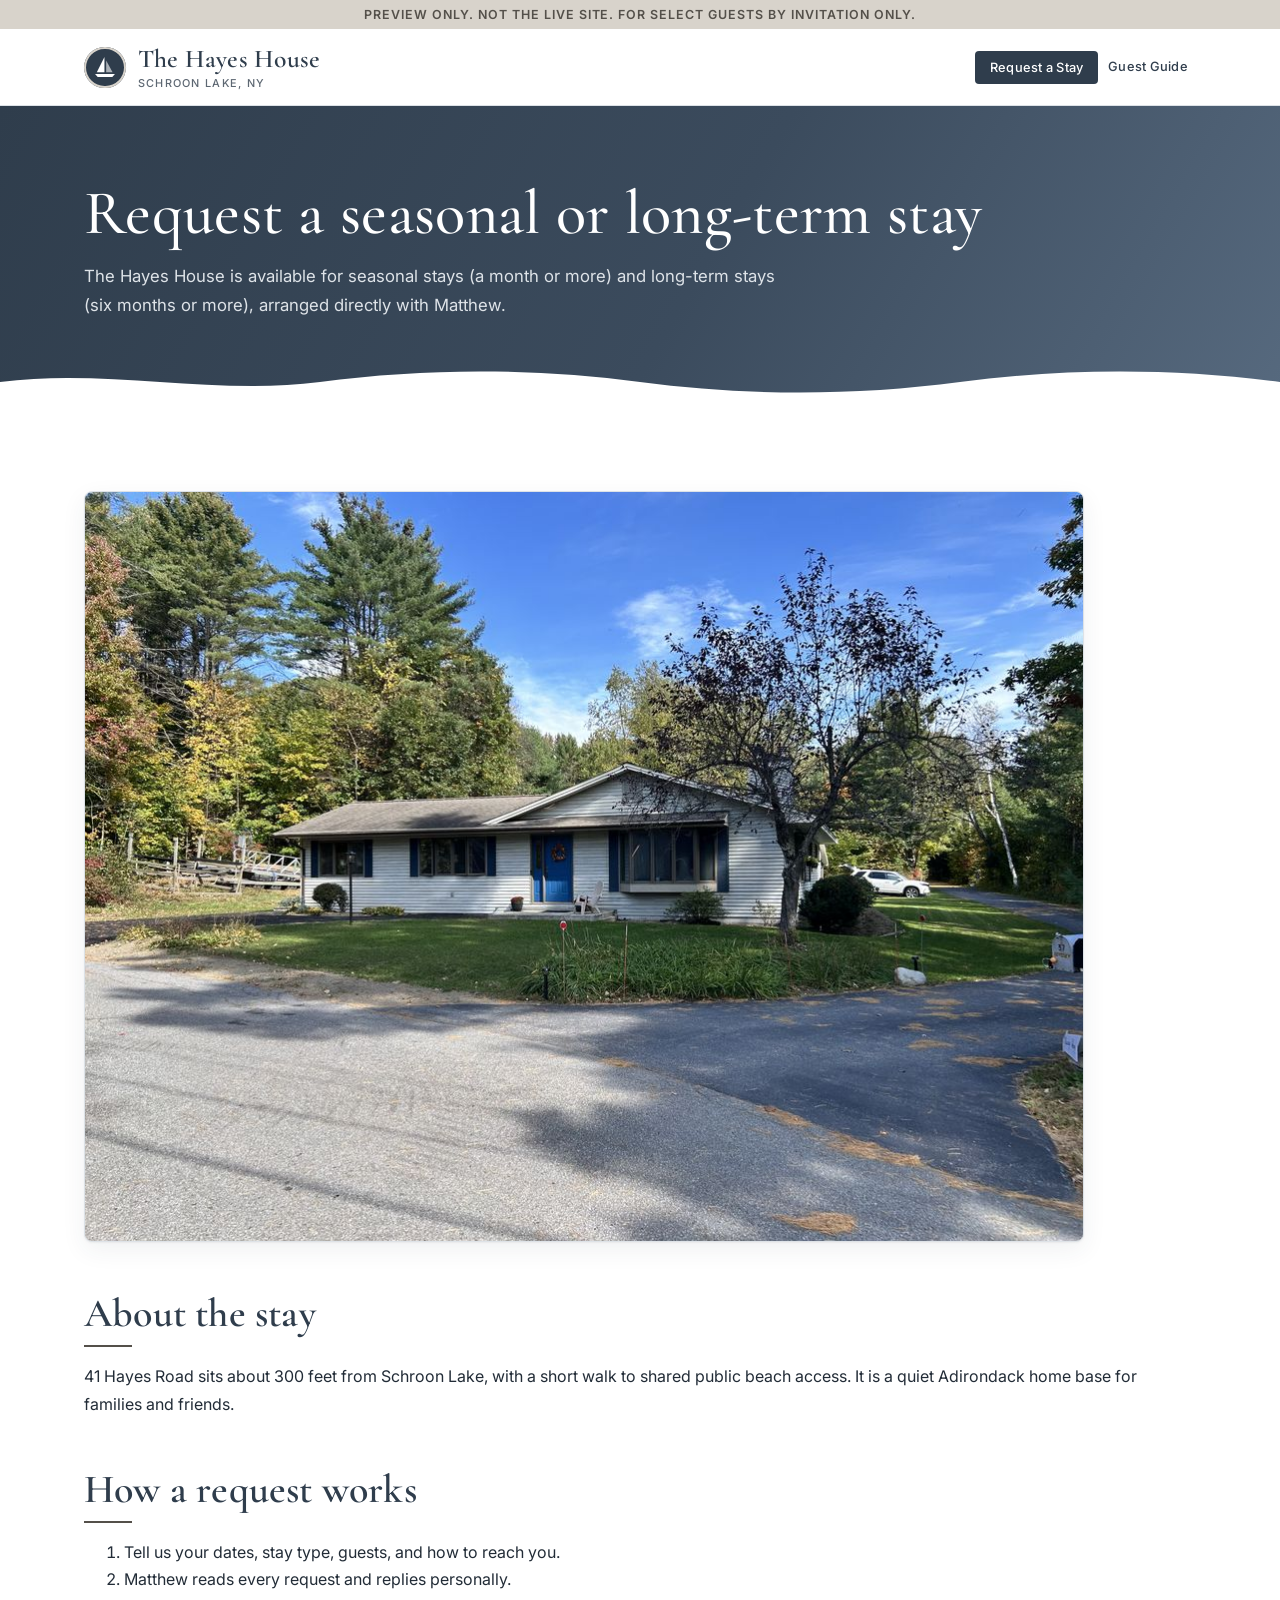
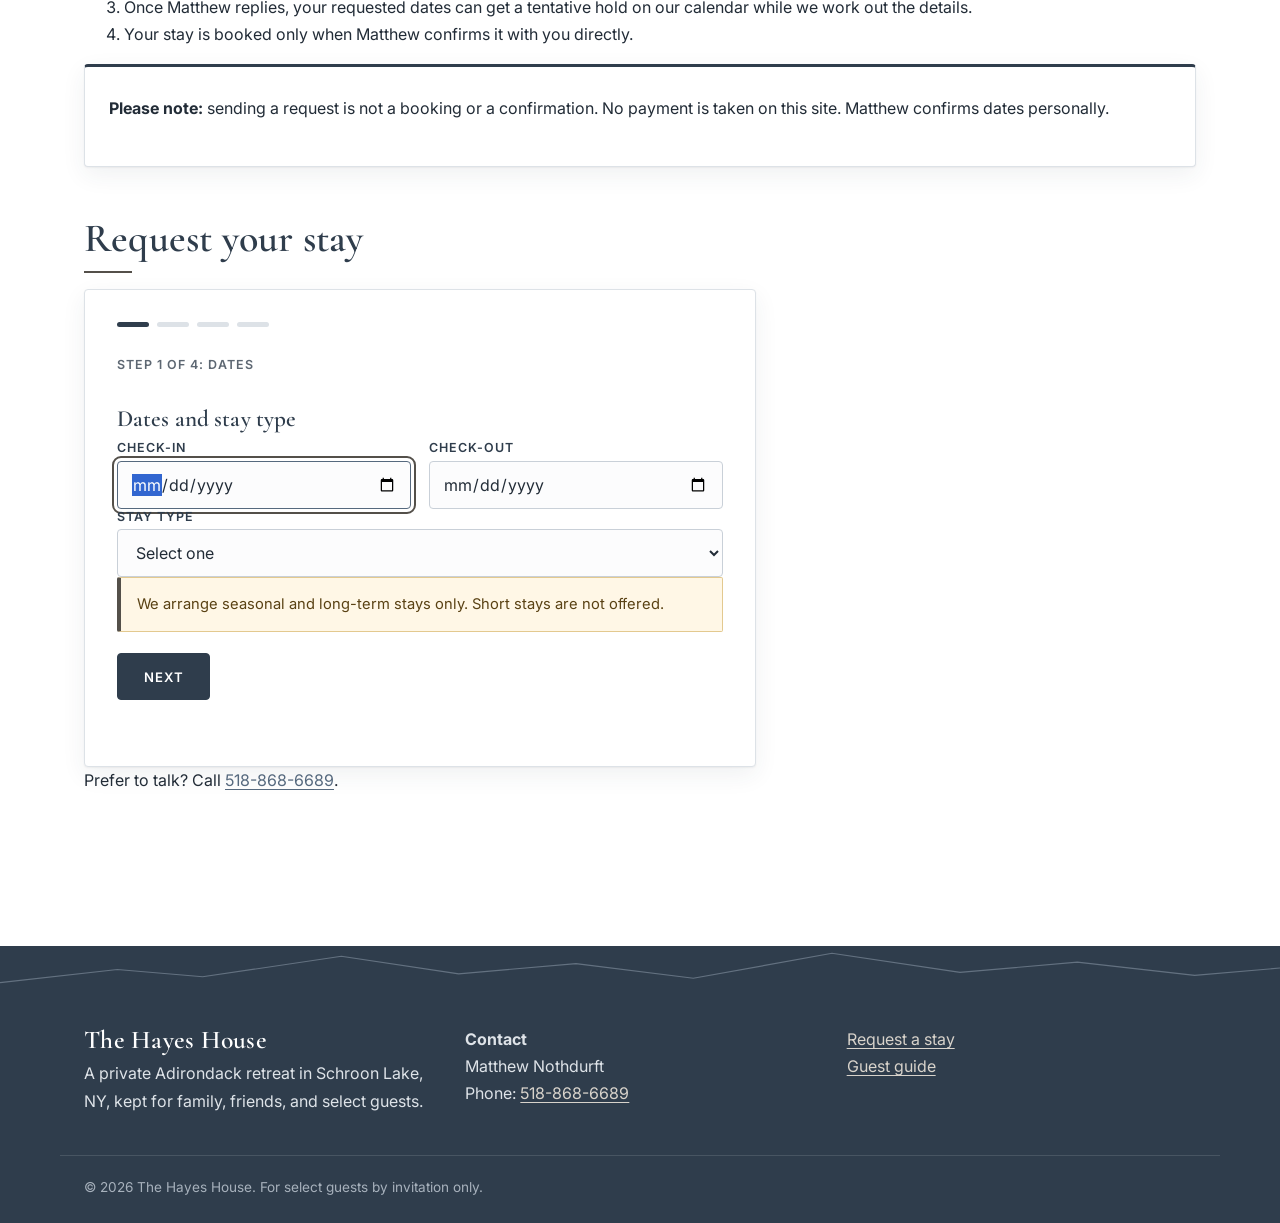
<file: index.html>
<!doctype html>
<html lang="en">
<head>
  <meta charset="utf-8">
  <meta name="viewport" content="width=device-width, initial-scale=1">
  <meta name="robots" content="noindex, nofollow">
  <title>Request a Stay | The Hayes House (Preview)</title>
  <meta name="description" content="Request a seasonal or long-term stay at the Hayes House in Schroon Lake, NY.">
  <link rel="stylesheet" href="https://fonts.googleapis.com/css2?family=Cormorant+Garamond:wght@500;600;700&amp;family=Inter:wght@400;500;600&amp;display=swap">
  <link rel="stylesheet" href="css/style.css">
  <link rel="icon" href="images/favicon.svg" type="image/svg+xml">
  <script src="js/main.js" defer></script>
</head>
<body>
  <a class="skip" href="#main">Skip to content</a>
  <div class="draft-banner" role="note">Preview only. Not the live site. For select guests by invitation only.</div>
  <header class="site-header">
    <div class="wrap header-inner">
      <a href="index.html" class="logo">
        <span class="logo-mark" aria-hidden="true"><svg viewBox="0 0 48 48" width="28" height="28" focusable="false"><path d="M23 7 V33 H10 Z" fill="currentColor"/><path d="M26 13 V33 H37 Z" fill="currentColor" opacity=".6"/><path d="M7 36 H41 L36.5 41 H11.5 Z" fill="currentColor"/></svg></span>
        <span><span class="logo-name" data-site="name">The Hayes House</span><span class="logo-sub">Schroon Lake, NY</span></span>
      </a>
      <button class="nav-toggle" type="button" aria-expanded="false" aria-controls="site-nav">Menu</button>
      <nav class="site-nav" id="site-nav" aria-label="Main">
        <ul>
          <li><a href="index.html" class="nav-cta">Request a Stay</a></li>
          <li><a href="guide.html">Guest Guide</a></li>
        </ul>
      </nav>
    </div>
  </header>

  <main id="main">
    <section class="page-hero">
      <div class="wrap">
        <h1>Request a seasonal or long-term stay</h1>
        <p>The Hayes House is available for seasonal stays (a month or more) and long-term stays (six months or more), arranged directly with Matthew.</p>
      </div>
    </section>
    <section class="section">
      <div class="wrap">
        <img class="feature-photo" src="images/front-of-house-1000.jpg" alt="Front of the Hayes House" width="1000" height="667" style="max-width:100%;border-radius:8px">
        <h2>About the stay</h2>
        <p>41 Hayes Road sits about 300 feet from Schroon Lake, with a short walk to shared public beach access. It is a quiet Adirondack home base for families and friends.</p>

        <h2>How a request works</h2>
        <ol>
          <li>Tell us your dates, stay type, guests, and how to reach you.</li>
          <li>Matthew reads every request and replies personally.</li>
          <li>Once Matthew replies, your requested dates can get a tentative hold on our calendar while we work out the details.</li>
          <li>Your stay is booked only when Matthew confirms it with you directly.</li>
        </ol>
        <div class="card" role="note"><p><strong>Please note:</strong> sending a request is not a booking or a confirmation. No payment is taken on this site. Matthew confirms dates personally.</p></div>

        <h2>Request your stay</h2>
        <form class="inquiry wizard" id="inquiry-form" action="https://formspree.io/f/myeeepde" method="POST" novalidate>
          <input type="text" name="_gotcha" style="display:none" tabindex="-1" autocomplete="off" aria-hidden="true">
          <input type="hidden" name="_subject" value="Hayes stay request">

          <div class="wizard-progress" aria-hidden="true">
            <span class="wizard-dot is-active" data-dot="1"></span>
            <span class="wizard-dot" data-dot="2"></span>
            <span class="wizard-dot" data-dot="3"></span>
            <span class="wizard-dot" data-dot="4"></span>
          </div>
          <p class="wizard-step-label" id="wizard-step-label">Step 1 of 4: Dates</p>

          <div class="wizard-step is-active" data-step="1" role="group" aria-labelledby="step1-title">
            <h3 id="step1-title">Dates and stay type</h3>
            <div class="form-row">
              <div>
                <label for="check_in">Check-in</label>
                <input id="check_in" name="check_in" type="date" required>
              </div>
              <div>
                <label for="check_out">Check-out</label>
                <input id="check_out" name="check_out" type="date" required>
              </div>
            </div>
            <div>
              <label for="stay_type">Stay type</label>
              <select id="stay_type" name="stay_type" required>
                <option value="">Select one</option>
                <option value="Seasonal: month or more">Seasonal: month or more</option>
                <option value="Long-term: 6+ months">Long-term: 6+ months</option>
                <option value="Not sure">Not sure</option>
              </select>
            </div>
            <p class="form-note">We arrange seasonal and long-term stays only. Short stays are not offered.</p>
          </div>

          <div class="wizard-step" data-step="2" role="group" aria-labelledby="step2-title" hidden>
            <h3 id="step2-title">Guests</h3>
            <div class="form-row">
              <div>
                <label for="adults">Adults</label>
                <input id="adults" name="adults" type="number" min="1" step="1" value="1" required>
              </div>
              <div>
                <label for="kids">Kids</label>
                <input id="kids" name="kids" type="number" min="0" step="1" value="0" required>
              </div>
            </div>
            <fieldset class="pet-field">
              <legend>Pets</legend>
              <label class="radio-inline"><input type="radio" name="pets" value="Yes" required> Yes</label>
              <label class="radio-inline"><input type="radio" name="pets" value="No"> No</label>
            </fieldset>
          </div>

          <div class="wizard-step" data-step="3" role="group" aria-labelledby="step3-title" hidden>
            <h3 id="step3-title">Your contact info</h3>
            <div class="form-row">
              <div>
                <label for="name">Name</label>
                <input id="name" name="name" autocomplete="name" required>
              </div>
              <div>
                <label for="email">Email</label>
                <input id="email" name="email" type="email" autocomplete="email" required>
              </div>
            </div>
            <div>
              <label for="phone">Phone</label>
              <input id="phone" name="phone" type="tel" autocomplete="tel" required>
            </div>
          </div>

          <div class="wizard-step" data-step="4" role="group" aria-labelledby="step4-title" hidden>
            <h3 id="step4-title">Questions and review</h3>
            <div>
              <label for="message">Questions or notes</label>
              <textarea id="message" name="message" rows="4" placeholder="Anything Matthew should know about your stay"></textarea>
            </div>
            <div class="review-card" id="review-summary" aria-live="polite"></div>
            <div class="card notice-box" role="note">
              <p><strong>Due to renovations in progress, the home is temporarily unavailable. Please still submit your request and we'll be in touch.</strong></p>
              <p>This is a request only, not a booking or a confirmation. No payment is taken.</p>
            </div>
          </div>

          <div class="wizard-nav btn-row">
            <button class="btn secondary" type="button" id="wizard-back" hidden>Back</button>
            <button class="btn" type="button" id="wizard-next">Next</button>
            <button class="btn" type="submit" id="wizard-submit" hidden>Submit request</button>
          </div>
          <p id="form-status" role="status" tabindex="-1" aria-live="polite"></p>
        </form>
        <p>Prefer to talk? Call <a href="tel:+15188686689">518-868-6689</a>.</p>
      </div>
    </section>
  </main>
<footer class="site-footer">
    <svg class="ridge" viewBox="0 0 1200 60" preserveAspectRatio="none" aria-hidden="true" focusable="false"><path d="M0 50 L110 32 L190 42 L320 14 L430 38 L540 24 L650 44 L780 10 L900 36 L1010 22 L1120 40 L1200 30" fill="none" stroke="currentColor" stroke-width="1.5"/></svg>
    <div class="wrap footer-grid">
      <div>
        <p><span class="logo-name" data-site="name">The Hayes House</span>
        A private Adirondack retreat in Schroon Lake, NY, kept for family, friends, and select guests.</p>
      </div>
      <div>
        <p><strong>Contact</strong><br>
        Matthew Nothdurft<br>
        Phone: <a href="tel:+15188686689">518-868-6689</a></p>
      </div>
      <div>
        <p><a href="index.html">Request a stay</a><br>
        <a href="guide.html">Guest guide</a></p>
      </div>
    </div>
    <p class="wrap small">&copy; <span data-year>2026</span> <span data-site="name">The Hayes House</span>. For select guests by invitation only.</p>
  </footer>
</body>
</html>
</file>
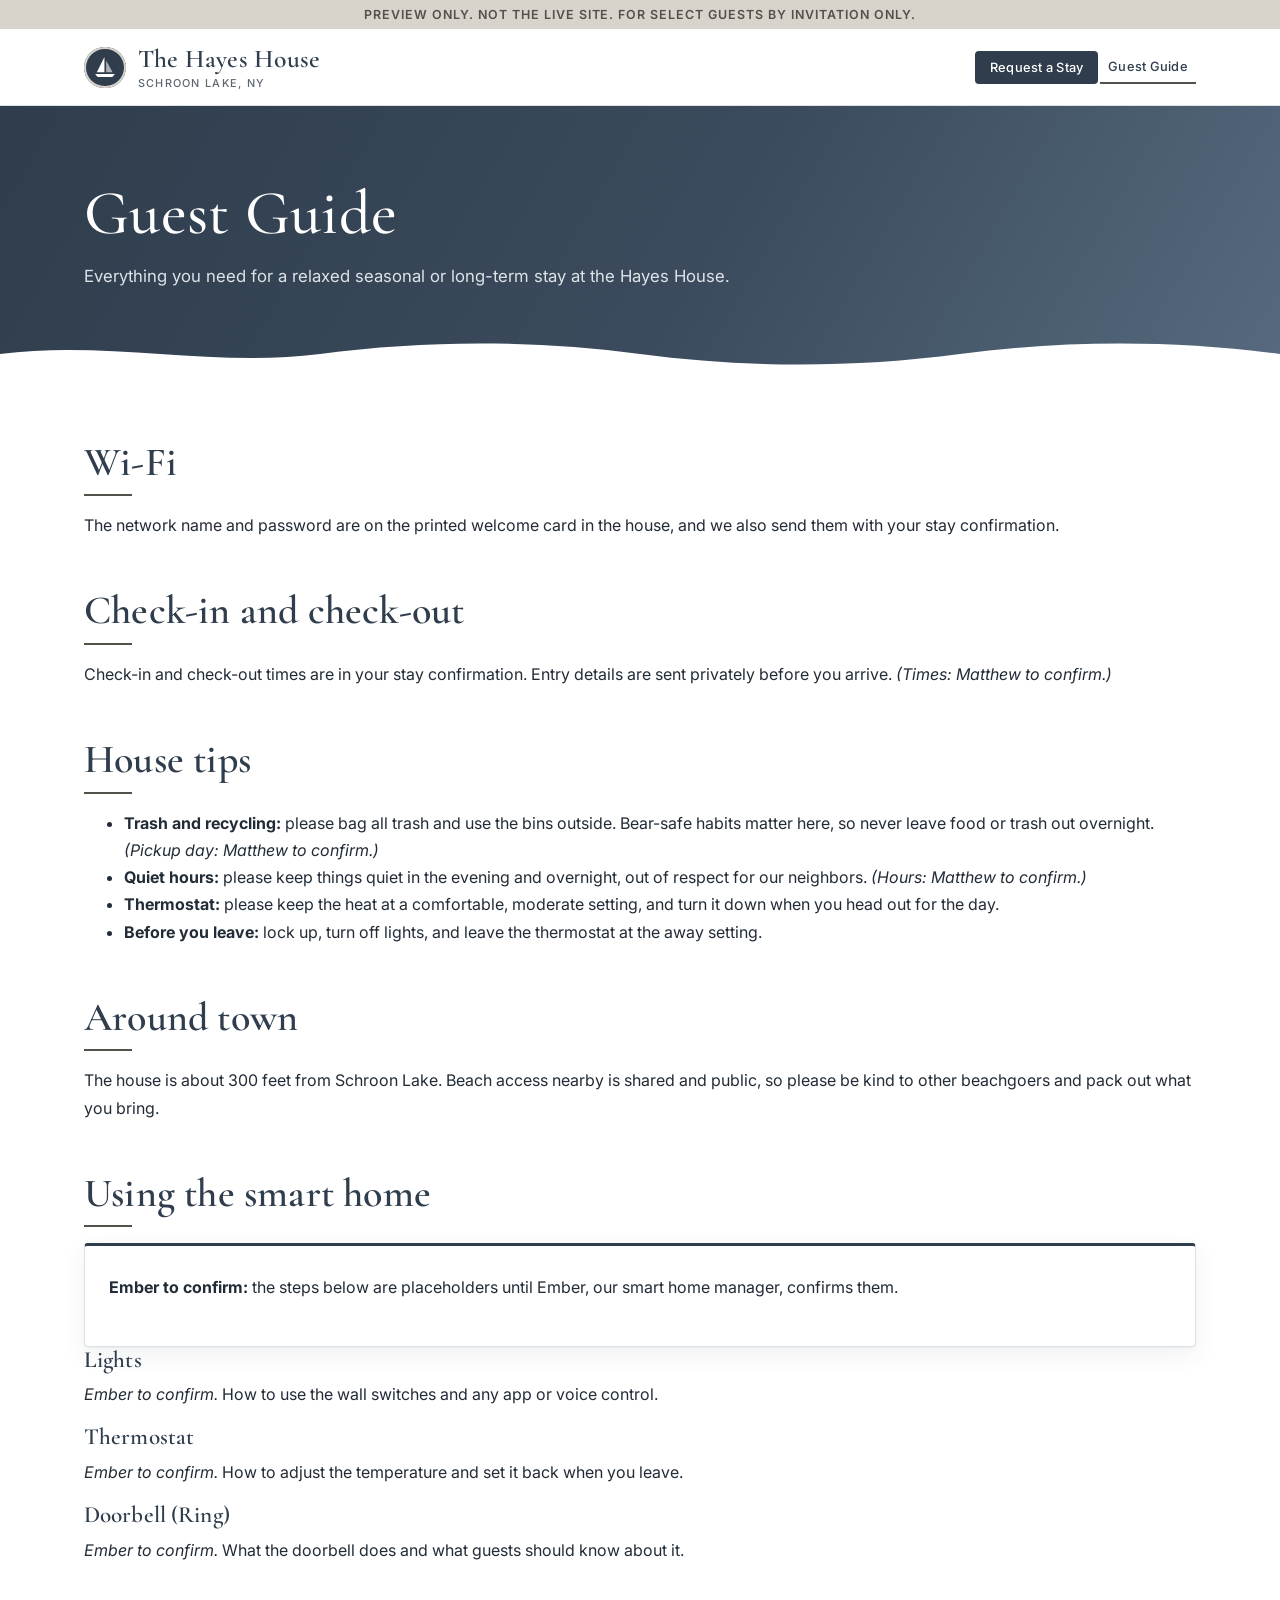
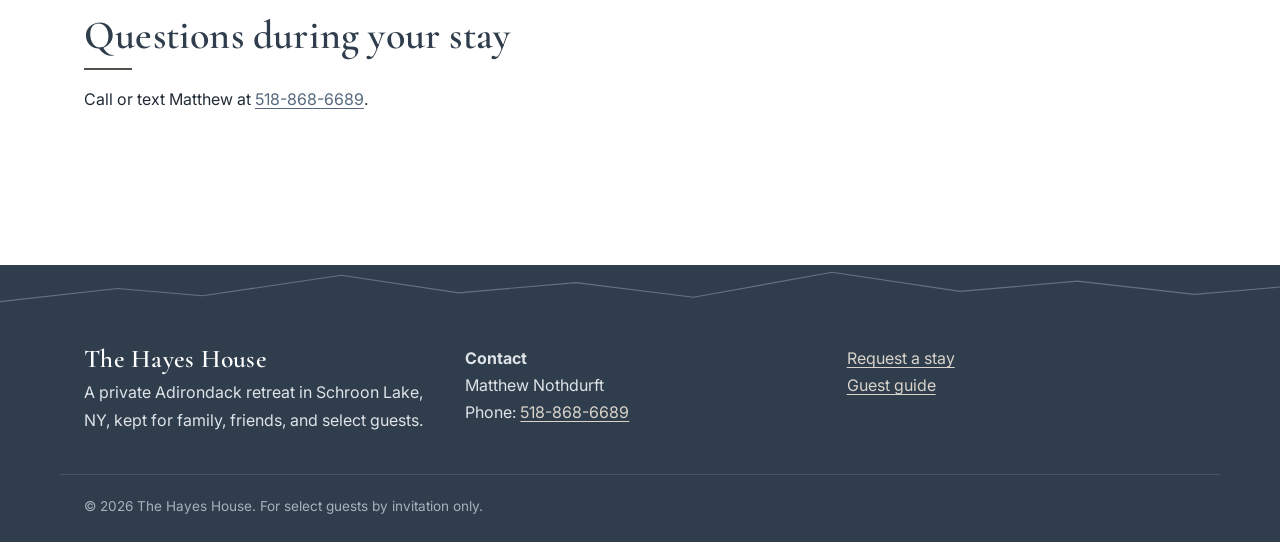
<file: guide.html>
<!doctype html>
<html lang="en">
<head>
  <meta charset="utf-8">
  <meta name="viewport" content="width=device-width, initial-scale=1">
  <meta name="robots" content="noindex, nofollow">
  <title>Guest Guide | The Hayes House (Preview)</title>
  <meta name="description" content="Guest guide for a seasonal or long-term stay at the Hayes House.">
  <link rel="stylesheet" href="https://fonts.googleapis.com/css2?family=Cormorant+Garamond:wght@500;600;700&amp;family=Inter:wght@400;500;600&amp;display=swap">
  <link rel="stylesheet" href="css/style.css">
  <link rel="icon" href="images/favicon.svg" type="image/svg+xml">
  <script src="js/main.js" defer></script>
</head>
<body>
  <a class="skip" href="#main">Skip to content</a>
  <div class="draft-banner" role="note">Preview only. Not the live site. For select guests by invitation only.</div>
  <header class="site-header">
    <div class="wrap header-inner">
      <a href="index.html" class="logo">
        <span class="logo-mark" aria-hidden="true"><svg viewBox="0 0 48 48" width="28" height="28" focusable="false"><path d="M23 7 V33 H10 Z" fill="currentColor"/><path d="M26 13 V33 H37 Z" fill="currentColor" opacity=".6"/><path d="M7 36 H41 L36.5 41 H11.5 Z" fill="currentColor"/></svg></span>
        <span><span class="logo-name" data-site="name">The Hayes House</span><span class="logo-sub">Schroon Lake, NY</span></span>
      </a>
      <button class="nav-toggle" type="button" aria-expanded="false" aria-controls="site-nav">Menu</button>
      <nav class="site-nav" id="site-nav" aria-label="Main">
        <ul>
          <li><a href="index.html" class="nav-cta">Request a Stay</a></li>
          <li><a href="guide.html">Guest Guide</a></li>
        </ul>
      </nav>
    </div>
  </header>

  <main id="main">
    <section class="page-hero">
      <div class="wrap">
        <h1>Guest Guide</h1>
        <p>Everything you need for a relaxed seasonal or long-term stay at the Hayes House.</p>
      </div>
    </section>
    <section class="section">
      <div class="wrap">
        <h2>Wi-Fi</h2>
        <p>The network name and password are on the printed welcome card in the house, and we also send them with your stay confirmation.</p>

        <h2>Check-in and check-out</h2>
        <p>Check-in and check-out times are in your stay confirmation. Entry details are sent privately before you arrive. <em>(Times: Matthew to confirm.)</em></p>

        <h2>House tips</h2>
        <ul>
          <li><strong>Trash and recycling:</strong> please bag all trash and use the bins outside. Bear-safe habits matter here, so never leave food or trash out overnight. <em>(Pickup day: Matthew to confirm.)</em></li>
          <li><strong>Quiet hours:</strong> please keep things quiet in the evening and overnight, out of respect for our neighbors. <em>(Hours: Matthew to confirm.)</em></li>
          <li><strong>Thermostat:</strong> please keep the heat at a comfortable, moderate setting, and turn it down when you head out for the day.</li>
          <li><strong>Before you leave:</strong> lock up, turn off lights, and leave the thermostat at the away setting.</li>
        </ul>

        <h2>Around town</h2>
        <p>The house is about 300 feet from Schroon Lake. Beach access nearby is shared and public, so please be kind to other beachgoers and pack out what you bring.</p>

        <h2>Using the smart home</h2>
        <div class="card" role="note"><p><strong>Ember to confirm:</strong> the steps below are placeholders until Ember, our smart home manager, confirms them.</p></div>
        <h3>Lights</h3>
        <p><em>Ember to confirm.</em> How to use the wall switches and any app or voice control.</p>
        <h3>Thermostat</h3>
        <p><em>Ember to confirm.</em> How to adjust the temperature and set it back when you leave.</p>
        <h3>Doorbell (Ring)</h3>
        <p><em>Ember to confirm.</em> What the doorbell does and what guests should know about it.</p>

        <h2>Questions during your stay</h2>
        <p>Call or text Matthew at <a href="tel:+15188686689">518-868-6689</a>.</p>
      </div>
    </section>
  </main>
<footer class="site-footer">
    <svg class="ridge" viewBox="0 0 1200 60" preserveAspectRatio="none" aria-hidden="true" focusable="false"><path d="M0 50 L110 32 L190 42 L320 14 L430 38 L540 24 L650 44 L780 10 L900 36 L1010 22 L1120 40 L1200 30" fill="none" stroke="currentColor" stroke-width="1.5"/></svg>
    <div class="wrap footer-grid">
      <div>
        <p><span class="logo-name" data-site="name">The Hayes House</span>
        A private Adirondack retreat in Schroon Lake, NY, kept for family, friends, and select guests.</p>
      </div>
      <div>
        <p><strong>Contact</strong><br>
        Matthew Nothdurft<br>
        Phone: <a href="tel:+15188686689">518-868-6689</a></p>
      </div>
      <div>
        <p><a href="index.html">Request a stay</a><br>
        <a href="guide.html">Guest guide</a></p>
      </div>
    </div>
    <p class="wrap small">&copy; <span data-year>2026</span> <span data-site="name">The Hayes House</span>. For select guests by invitation only.</p>
  </footer>
</body>
</html>
</file>
<file: css/style.css>
/* The Hayes House: shared styles (coastal / nautical theme). Edit colors in :root. */
:root {
  --navy: #2f3d4c;        /* SW 6244 Naval */
  --navy-2: #3b4b5d;
  --steel: #56697e;       /* lighter Naval */
  --sky: #a3b1c0;
  --mist: #eef1f4;        /* pale Naval tint */
  --white: #ffffff;
  --bronze: #54504a;      /* SW 7048 Urbane Bronze */
  --bronze-tint: #d8d3cb; /* light Urbane Bronze tint */
  --brass: var(--bronze);
  --brass-dark: var(--bronze);
  --ink: #222c37;
  --muted: #5d6772;
  --line: #dde2e7;
  --radius: 4px;
  --shadow: 0 1px 2px rgba(47,61,76,.06), 0 8px 24px rgba(47,61,76,.07);
  --max: 1160px;
  --serif: "Cormorant Garamond", "Playfair Display", "Iowan Old Style", "Palatino Linotype", Palatino, Georgia, serif;
  --sans: "Inter", -apple-system, BlinkMacSystemFont, "Segoe UI", Roboto, "Helvetica Neue", Arial, sans-serif;
}
* { box-sizing: border-box; }
html { scroll-behavior: smooth; }
body { margin: 0; color: var(--ink); background: var(--white); font: 400 1rem/1.7 var(--sans); -webkit-font-smoothing: antialiased; }
h1, h2, h3 { font-family: var(--serif); font-weight: 600; line-height: 1.15; color: var(--navy); letter-spacing: .005em; }
h1 { font-size: clamp(2.4rem, 6vw, 3.9rem); margin: 0 0 .75rem; }
h2 { font-size: clamp(1.8rem, 3.6vw, 2.5rem); margin: 3rem 0 1rem; }
h2::after { content: ""; display: block; width: 48px; height: 2px; background: var(--brass); margin-top: .6rem; }
h3 { font-size: 1.45rem; margin: 0 0 .5rem; }
p { margin: 0 0 1rem; }
a { color: var(--steel); text-underline-offset: 3px; }
a:hover { color: var(--navy); }
a:focus-visible, button:focus-visible, input:focus-visible, select:focus-visible, textarea:focus-visible, summary:focus-visible {
  outline: 2px solid var(--brass); outline-offset: 3px;
}
img { max-width: 100%; height: auto; display: block; }
.wrap { max-width: var(--max); margin: 0 auto; padding: 0 1.5rem; }
.section { padding: 4.5rem 0; }
.section > .wrap > h2:first-child { margin-top: 0; }
.section.alt { background: var(--mist); }
.lead { font-size: 1.15rem; color: var(--muted); max-width: 46rem; }
.small { font-size: .85rem; color: var(--muted); }

.skip { position: absolute; left: -999px; top: 0; background: #fff; padding: .5rem 1rem; z-index: 100; }
.skip:focus { left: 1rem; }

/* Placeholder callouts, intentionally obvious */
.ph { display: inline; background: #fff7e6; color: #5a4214; border: 1px solid #e3c98f; border-left: 4px solid var(--brass-dark);
  padding: .1rem .5rem; border-radius: 2px; font: 500 .9em/1.6 var(--sans); box-decoration-break: clone; -webkit-box-decoration-break: clone; }
.ph::before { content: "PLACEHOLDER · "; font-weight: 700; letter-spacing: .06em; font-size: .85em; color: #8a5a00; }
.ph.confirm { background: #eceff3; border-color: #b5c0cc; border-left-color: var(--steel); color: var(--navy); }
.ph.confirm::before { content: "WORDING TO CONFIRM · "; color: var(--steel); }
.draft-banner { background: var(--bronze-tint); color: var(--bronze); text-align: center; font: 600 .78rem var(--sans); letter-spacing: .08em; text-transform: uppercase; padding: .45rem 1rem; }

/* Header */
.site-header { background: rgba(255,255,255,.96); backdrop-filter: blur(6px); border-bottom: 1px solid var(--line); position: sticky; top: 0; z-index: 50; }
.header-inner { position: relative; display: flex; align-items: center; justify-content: space-between; gap: 1rem; min-height: 4.75rem; }
.logo { display: flex; align-items: center; gap: .75rem; color: var(--navy); text-decoration: none; }
.logo:hover { color: var(--navy); }
.logo-mark { width: 2.6rem; height: 2.6rem; border-radius: 50%; background: var(--navy); color: var(--white); display: grid; place-items: center; box-shadow: inset 0 0 0 2px var(--bronze-tint); }
.logo-name { font: 600 1.6rem/1.1 var(--serif); letter-spacing: .01em; display: block; }
.logo-sub { font: 500 .68rem var(--sans); letter-spacing: .12em; text-transform: uppercase; color: var(--muted); display: block; margin-top: .15rem; }
.nav-toggle { display: none; background: transparent; border: 1px solid var(--navy); color: var(--navy); border-radius: var(--radius); padding: .45rem .9rem; font: 600 .8rem var(--sans); letter-spacing: .1em; text-transform: uppercase; cursor: pointer; }
.site-nav ul { list-style: none; display: flex; flex-wrap: nowrap; align-items: center; gap: .15rem; margin: 0; padding: 0; }
.site-nav a { color: var(--navy); text-decoration: none; padding: .5rem .5rem; font: 500 .8rem var(--sans); letter-spacing: .02em; white-space: nowrap; display: block; border-bottom: 2px solid transparent; }
.site-nav a:hover { color: var(--steel); }
.site-nav a[aria-current="page"] { border-bottom-color: var(--brass); }
.site-nav a.nav-cta { background: var(--navy); color: var(--white); border-radius: var(--radius); padding: .55rem .9rem; margin-left: .3rem; border-bottom: 0; }
.site-nav a.nav-cta:hover { background: var(--steel); color: var(--white); }
@media (max-width: 1180px) {
  .nav-toggle { display: block; }
  .site-nav { display: none; position: absolute; left: 0; right: 0; top: 100%; background: var(--white); border-bottom: 1px solid var(--line); box-shadow: var(--shadow); padding: .75rem 1.5rem 1.25rem; }
  .site-nav.open { display: block; }
  .site-nav ul { flex-direction: column; align-items: stretch; flex-wrap: wrap; }
  .site-nav a.nav-cta { margin: .5rem 0 0; text-align: center; }
}

/* Hero: framed house photo over a muted lake background */
.hero { color: var(--white); padding: 4.5rem 0 5.5rem; position: relative;
  background: linear-gradient(100deg, rgba(47,61,76,.8) 0%, rgba(47,61,76,.5) 45%, rgba(47,61,76,.3) 100%), url("../images/lake-shoreline-soft.jpg") 50% 40%/cover no-repeat;
  background-color: var(--navy); }
.hero .wrap { width: 100%; }
.hero-grid { display: grid; grid-template-columns: minmax(0, 5fr) minmax(0, 7fr); align-items: center; }
.hero-panel { position: relative; z-index: 2; grid-column: 1; grid-row: 1; justify-self: end; margin-right: -3.5rem; max-width: 25rem; background: rgba(47,61,76,.9); -webkit-backdrop-filter: blur(6px); backdrop-filter: blur(6px); padding: 1.4rem 1.6rem 1.5rem; border-radius: var(--radius); border-left: 3px solid var(--bronze-tint); box-shadow: 0 12px 32px rgba(20,28,36,.35); }
.hero-photo { grid-column: 2; grid-row: 1; margin: 0; padding: 8px; background: var(--bronze-tint); border-radius: 6px; box-shadow: 0 2px 6px rgba(20,28,36,.25), 0 24px 48px rgba(20,28,36,.45); }
.hero-photo img { display: block; width: 100%; aspect-ratio: 3/2; object-fit: cover; object-position: 50% 20%; border-radius: 3px; }
.hero h1 { color: var(--white); font-weight: 500; font-size: clamp(1.8rem, 4vw, 2.5rem); margin: 0 0 .4rem; }
.hero p { font-size: .98rem; max-width: 28rem; color: #e9edf1; margin: 0 0 .4rem; }
.hero .btn-row { margin-top: .9rem; gap: .6rem; }
.hero .btn { padding: .6rem 1rem; font-size: .72rem; }
@media (max-width: 860px) {
  .hero { padding: 2rem 0 4.5rem; background-image: linear-gradient(to bottom, rgba(47,61,76,.3) 0%, rgba(47,61,76,.65) 60%, rgba(47,61,76,.85) 100%), url("../images/lake-shoreline-soft-800.jpg"); background-position: center, 50% 30%; }
  .hero-grid { grid-template-columns: 1fr; }
  .hero-photo { grid-column: 1; grid-row: 1; padding: 6px; }
  .hero-panel { grid-column: 1; grid-row: 2; justify-self: stretch; margin: -2.25rem .6rem 0; max-width: none; padding: 1.1rem 1.1rem 1.2rem; }
  .hero .btn-row { gap: .5rem; }
  .hero .btn { padding: .6rem .85rem; }
}
.hero .small { color: #e9edf1; }
.page-hero { background: linear-gradient(120deg, var(--navy) 0%, var(--navy-2) 55%, var(--steel) 100%); color: var(--white); padding: 4.5rem 0 4.75rem; position: relative; }
.page-hero h1 { color: var(--white); font-weight: 500; }
.page-hero p { margin: 0; color: #dee3e8; max-width: 44rem; font-size: 1.05rem; }
/* wave divider under page heroes */
.hero::after, .page-hero::after { content: ""; position: absolute; left: 0; right: 0; bottom: -1px; height: 28px;
  background: url("data:image/svg+xml,%3Csvg xmlns='http://www.w3.org/2000/svg' viewBox='0 0 1200 28' preserveAspectRatio='none'%3E%3Cpath d='M0 14 C100 0 200 28 300 14 S500 0 600 14 S800 28 900 14 S1100 0 1200 14 V28 H0 Z' fill='%23ffffff'/%3E%3C/svg%3E") center/100% 100% no-repeat; }

/* Buttons */
.btn { display: inline-block; background: var(--navy); color: var(--white); text-decoration: none; padding: .9rem 1.6rem; border-radius: var(--radius); font: 600 .82rem var(--sans); letter-spacing: .1em; text-transform: uppercase; border: 1px solid var(--navy); cursor: pointer; transition: background .2s, color .2s; }
.btn:hover { background: var(--steel); border-color: var(--steel); color: var(--white); }
.hero .btn { background: var(--bronze-tint); border-color: var(--bronze-tint); color: var(--navy); }
.hero .btn:hover { background: var(--white); border-color: var(--white); }
.btn.secondary, .hero .btn.secondary { background: transparent; border-color: currentColor; color: inherit; }
.btn.secondary:hover { background: var(--navy); color: var(--white); }
.hero .btn.secondary:hover { background: var(--white); color: var(--navy); }
.btn-row { display: flex; flex-wrap: wrap; gap: .9rem; margin-top: 2rem; }

/* Cards & grids */
.grid { display: grid; gap: 1.5rem; grid-template-columns: repeat(auto-fit, minmax(240px, 1fr)); }
.card { background: var(--white); border: 1px solid var(--line); border-top: 3px solid var(--navy); border-radius: var(--radius); padding: 1.75rem 1.5rem; box-shadow: var(--shadow); }
.card.steel { border-top-color: var(--steel); }
.card.wood { border-top-color: var(--brass); }

/* Gallery */
.gallery { display: grid; gap: 1.25rem; grid-template-columns: repeat(auto-fill, minmax(240px, 1fr)); }
.gallery.three { grid-template-columns: repeat(auto-fit, minmax(240px, 1fr)); }
.gallery figure { margin: 0; background: var(--white); border-radius: var(--radius); overflow: hidden; border: 1px solid var(--line); box-shadow: var(--shadow); }
.gallery img { aspect-ratio: 4/3; object-fit: cover; width: 100%; }
.gallery figcaption { padding: .75rem 1rem; font: 500 .9rem var(--sans); color: var(--navy); }

/* Photos */
.feature-photo { margin: 1.5rem 0 2rem; border-radius: var(--radius); overflow: hidden; border: 1px solid var(--line); box-shadow: var(--shadow); background: var(--white); }
.feature-photo img { width: 100%; aspect-ratio: 16/9; object-fit: cover; object-position: 50% 35%; }
.feature-photo figcaption, .photo-pair figcaption { padding: .75rem 1rem; font: 500 .9rem var(--sans); color: var(--navy); }
.photo-pair { display: grid; gap: 1.25rem; grid-template-columns: repeat(auto-fit, minmax(260px, 1fr)); margin: 1.5rem 0 2rem; }
.photo-pair figure { margin: 0; background: var(--white); border-radius: var(--radius); overflow: hidden; border: 1px solid var(--line); box-shadow: var(--shadow); }
.photo-pair img { width: 100%; aspect-ratio: 4/3; object-fit: cover; }

/* Tables */
.table-wrap { overflow-x: auto; box-shadow: var(--shadow); border-radius: var(--radius); }
table { border-collapse: collapse; width: 100%; background: var(--white); }
caption { text-align: left; font: 600 .8rem var(--sans); letter-spacing: .08em; text-transform: uppercase; color: var(--muted); padding: 0 0 .75rem; background: var(--white); }
th, td { padding: .9rem 1.1rem; border-bottom: 1px solid var(--line); text-align: left; vertical-align: top; }
thead th { background: var(--navy); color: var(--white); font: 600 .78rem var(--sans); letter-spacing: .08em; text-transform: uppercase; }
tbody th { font-weight: 600; color: var(--navy); width: 32%; background: #f7f8fa; }
tr.blocked td { background: var(--mist); }

/* Calendar placeholder */
.embed-ph { border: 1px solid #b5c0cc; border-left: 4px solid var(--steel); border-radius: var(--radius); background: var(--mist); padding: 2.75rem 1.5rem; text-align: center; color: var(--navy); }

/* FAQ */
details.faq { background: var(--white); border: 1px solid var(--line); border-radius: var(--radius); padding: 1.1rem 1.4rem; margin-bottom: .75rem; box-shadow: 0 1px 2px rgba(47,61,76,.05); }
details.faq[open] { border-left: 3px solid var(--brass); }
details.faq summary { cursor: pointer; font: 600 1.3rem var(--serif); color: var(--navy); }
details.faq p { margin: .75rem 0 0; }

/* Forms */
form.inquiry { display: grid; gap: 1.1rem; background: var(--white); padding: 2rem; border-radius: var(--radius); border: 1px solid var(--line); box-shadow: var(--shadow); max-width: 42rem; }
.form-row { display: grid; gap: 1.1rem; grid-template-columns: repeat(auto-fit, minmax(180px, 1fr)); }
label { font: 600 .78rem var(--sans); letter-spacing: .08em; text-transform: uppercase; color: var(--navy); display: block; margin-bottom: .35rem; }
input, select, textarea { width: 100%; padding: .75rem .85rem; border: 1px solid #c9d0d8; border-radius: var(--radius); font: 1rem var(--sans); background: #fcfcfd; color: var(--ink); }
input:focus, select:focus, textarea:focus { border-color: var(--steel); }
.form-note { background: #fff7e6; border: 1px solid #e3c98f; border-left: 4px solid var(--brass-dark); color: #5a4214; padding: .85rem 1rem; border-radius: 2px; font-size: .92rem; margin: 0; }
#form-status { font-weight: 600; color: var(--navy); }

ul.checks { padding-left: 1.2rem; }
ul.checks li { margin: .4rem 0; }
ul.checks li::marker { color: var(--brass-dark); }

/* Footer */
.site-footer { background: var(--navy); color: #dee3e8; padding: 0 0 1.5rem; margin-top: 4rem; }
.site-footer .ridge { display: block; width: 100%; height: 44px; color: var(--sky); opacity: .45; margin-bottom: 2.25rem; }
.site-footer a { color: var(--bronze-tint); }
.site-footer a:hover { color: var(--white); }
.site-footer .logo-name { color: var(--white); margin-bottom: .4rem; }
.site-footer .small { color: #a7b1bc; border-top: 1px solid rgba(255,255,255,.12); padding-top: 1.25rem; margin-top: 1.5rem; }
.footer-grid { display: grid; gap: 2rem; grid-template-columns: repeat(auto-fit, minmax(220px, 1fr)); }

@media (prefers-reduced-motion: reduce) { html { scroll-behavior: auto; } .btn { transition: none; } }



/* Respect the hidden attribute even on .btn */
.btn[hidden], button[hidden] { display: none !important; }
/* Multi-step stay request wizard */
.wizard-progress { display: flex; gap: .5rem; margin-bottom: .75rem; }
.wizard-dot { width: 2rem; height: .35rem; border-radius: 999px; background: var(--line); }
.wizard-dot.is-active, .wizard-dot.is-done { background: var(--navy); }
.wizard-step-label { margin: 0 0 1rem; font: 600 .78rem var(--sans); letter-spacing: .08em; text-transform: uppercase; color: var(--muted); }
.wizard-step h3 { margin-top: 0; }
.wizard-step[hidden] { display: none !important; }
.wizard-nav { margin-top: .25rem; }
.pet-field { border: 0; padding: 0; margin: 0; }
.pet-field legend { font: 600 .78rem var(--sans); letter-spacing: .08em; text-transform: uppercase; color: var(--navy); margin-bottom: .35rem; }
.radio-inline { display: inline-flex; align-items: center; gap: .4rem; margin-right: 1.25rem; font: 500 1rem var(--sans); letter-spacing: 0; text-transform: none; color: var(--ink); }
.radio-inline input { width: auto; margin: 0; }
.review-card { background: var(--mist); border: 1px solid var(--line); border-radius: var(--radius); padding: 1rem 1.15rem; margin: .5rem 0 1rem; }
.review-card h4 { margin: 0 0 .6rem; font: 600 1.05rem var(--serif); color: var(--navy); }
.review-card ul { margin: 0; padding-left: 1.1rem; }
.review-card li { margin: .25rem 0; }
.notice-box { border-top-color: var(--bronze); background: #fffaf3; }
.notice-box p:last-child { margin-bottom: 0; }
</file>
